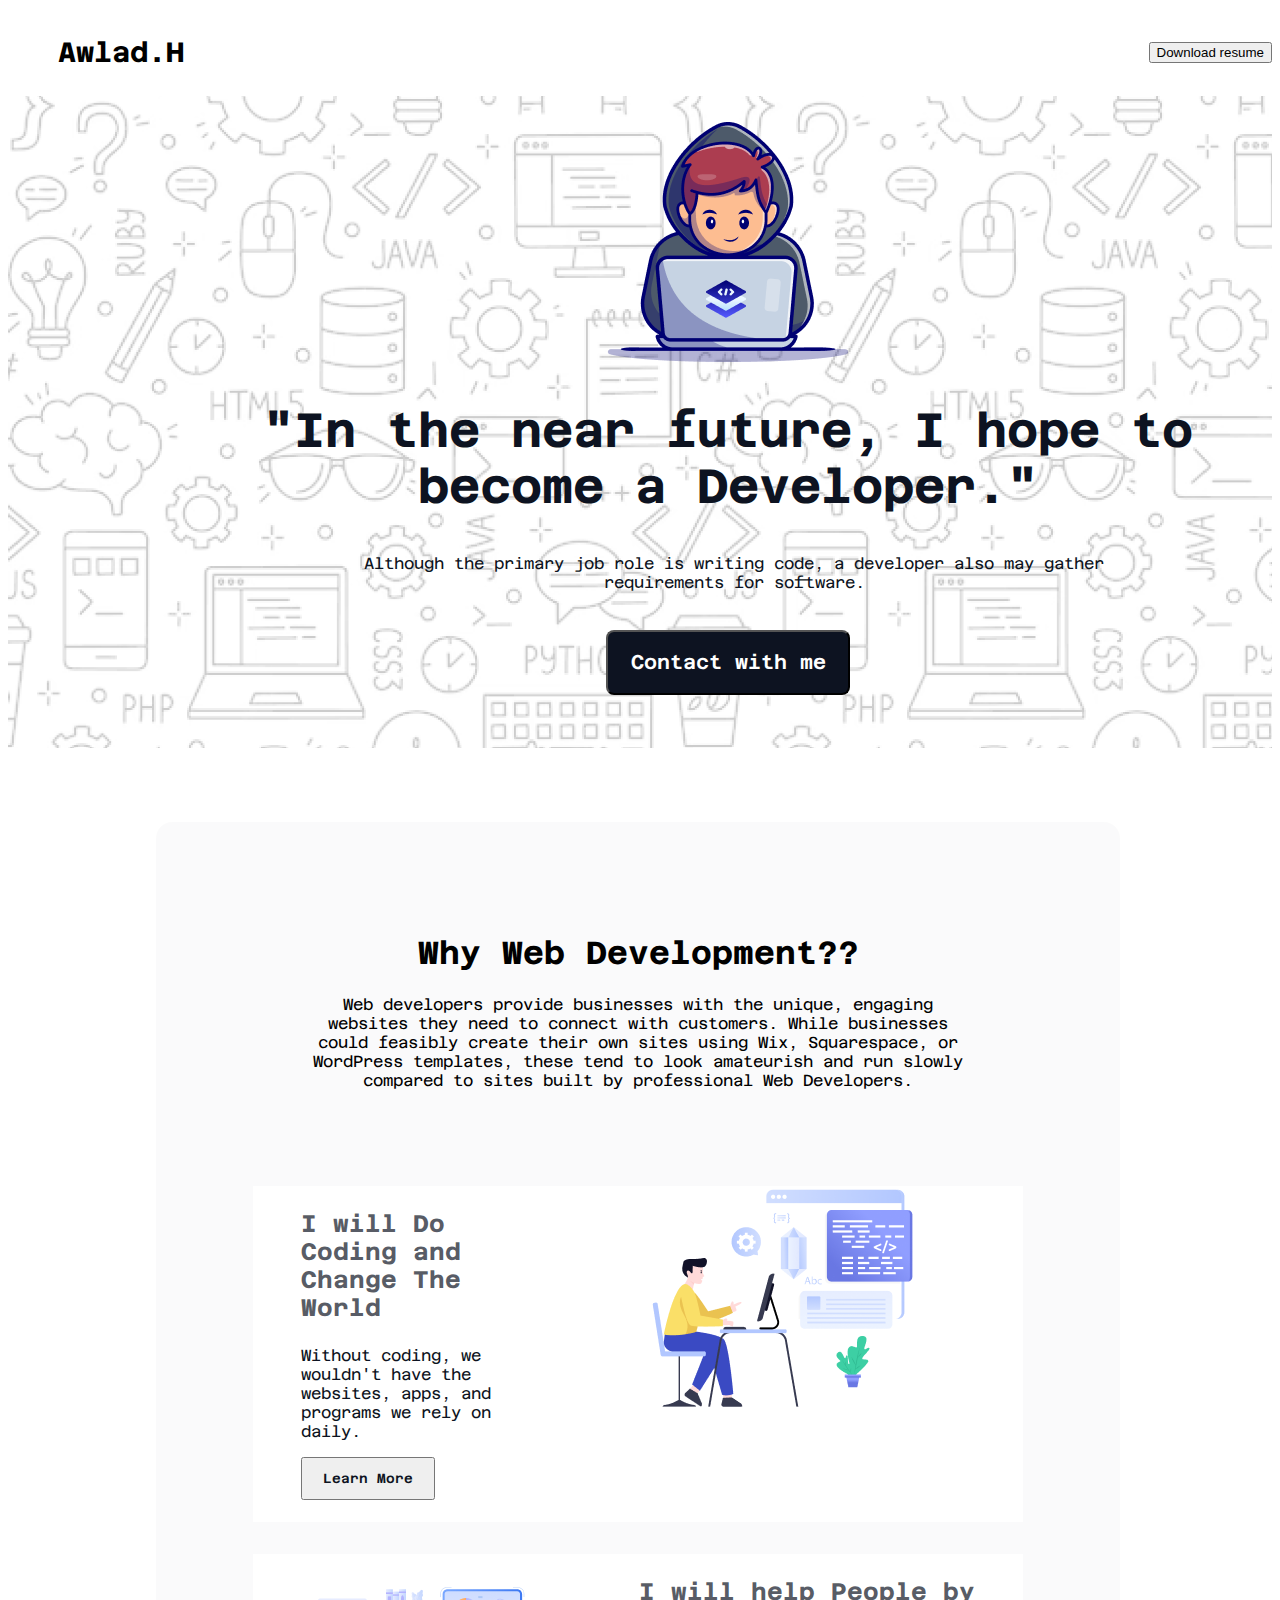
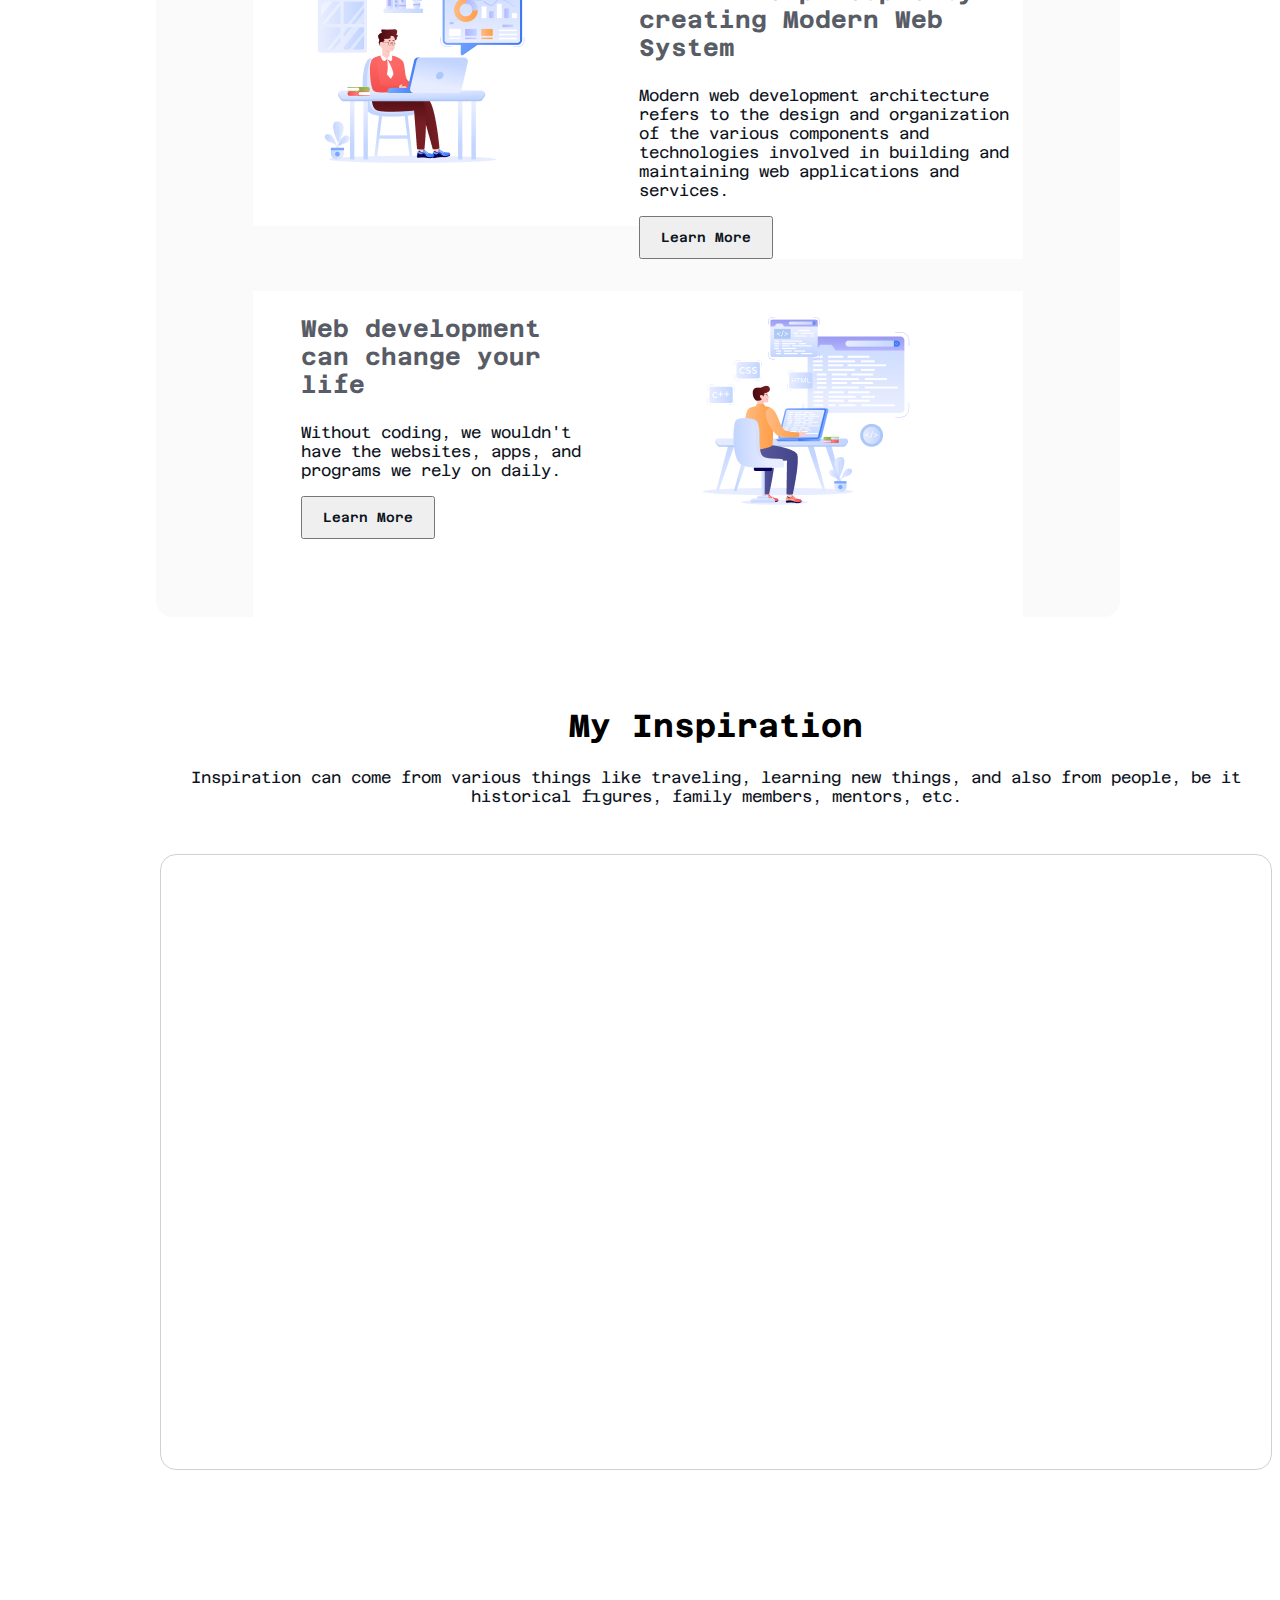
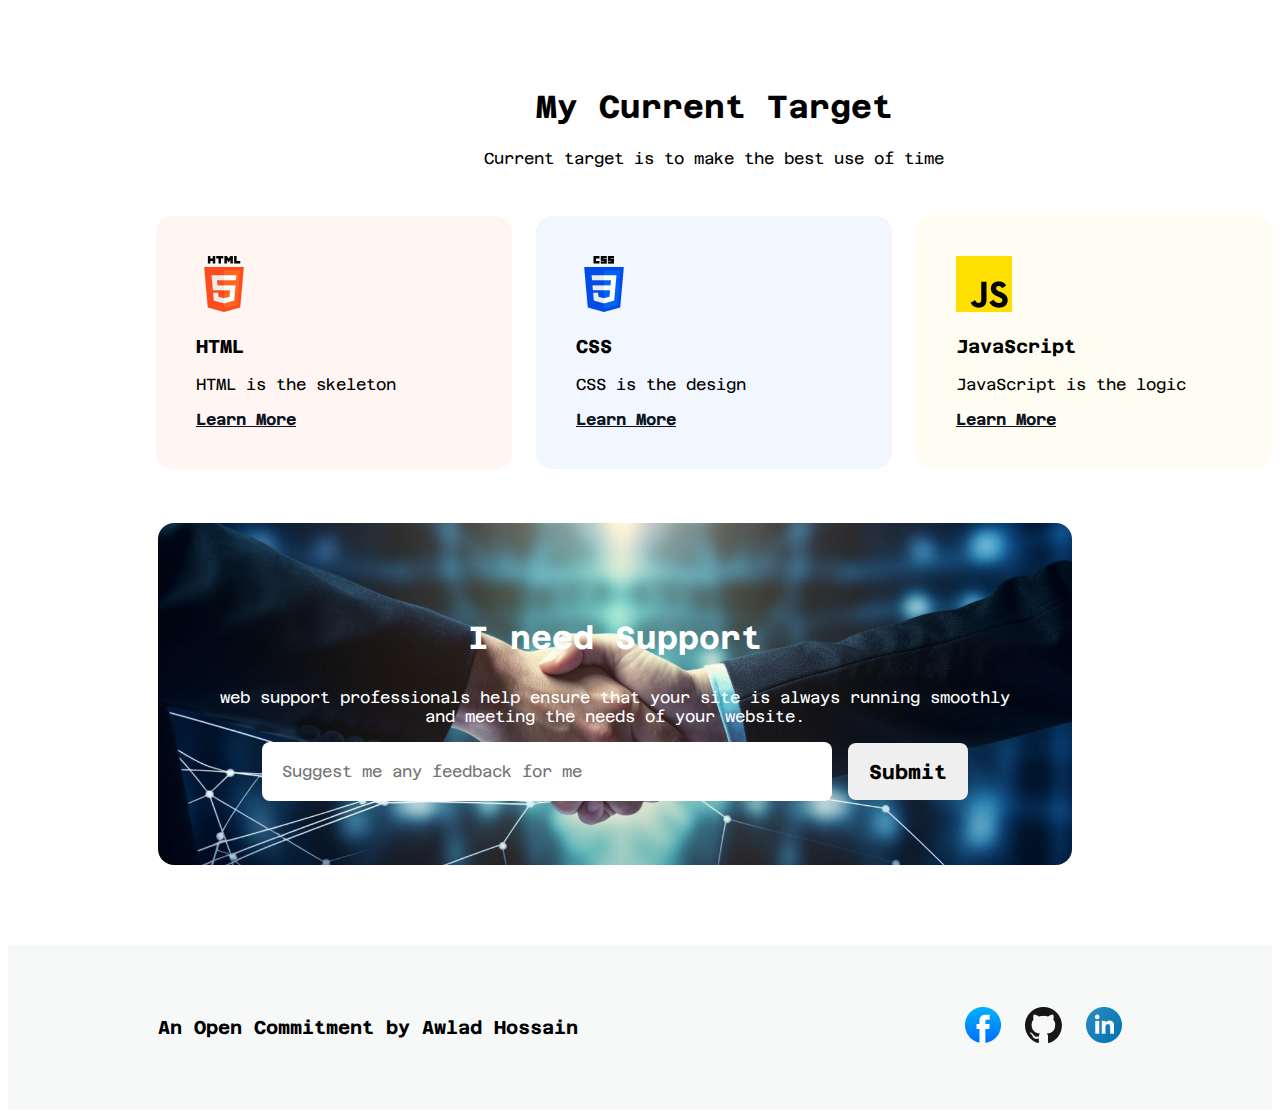
<file: index.html>
<!DOCTYPE html>
<html lang="en">
<head>
    <meta charset="UTF-8">
    <meta name="viewport" content="width=device-width, initial-scale=1.0">
    <title>Assignment 1</title>
    <link rel="preconnect" href="https://fonts.googleapis.com">
    <link rel="preconnect" href="https://fonts.gstatic.com" crossorigin>
    <link href="https://fonts.googleapis.com/css2?family=Azeret+Mono:ital,wght@0,100..900;1,100..900&family=Open+Sans:ital,wght@0,300..800;1,300..800&display=swap" rel="stylesheet">    
    <link rel="stylesheet" href="styles/style.css">
</head>
<body>
    <header>
        <nav>
            <h3>Awlad.H</h3>
            <a href=""><button>Download resume</button></a>
        </nav>
    </header>


    <main>
        <section class="bg-image">
            <div>
                <div class="pro-image">
                    <img  src="assets/Group.png" alt="">
                   </div>
                        
                    
                    <div class="content-inside-banner">
                        <h2 class="extra-bold">"In the near future, I hope to become a Developer."</h2>
                    </div>
    
                    <div class="banner-paragraph">
                        <p >Although the primary job role is writing code, a developer also may gather requirements for software.</p>
                    </div>
                    <div>
                        <nav>
                            <a href="#footer"><button class="contact-btn">Contact with me</button></a> 
                        </nav>

                    </div> 
            </div>
          
                       
        </section>
        
        <!--  why web development-->
          <section class="section2">
            <div class=" section-with-image">
            <div class="why-web">
                <div>
                    <h3 class="why-web-head">Why Web Development??</h3>
                    <p class="why-web-paragraph">Web developers provide businesses with the unique, engaging websites they need to connect with customers. While businesses could feasibly create their own sites using Wix, Squarespace, or WordPress templates, these tend to look amateurish and run slowly compared to sites built by professional Web Developers.</p>
    
                </div>
           </div>
            
                <div class="section-with-image1">
                    <div class="div-1">
                        <h3 class="div-heading">I will Do Coding and Change The World</h3>
                        <p class="div-paragraph">Without coding, we wouldn't have the websites, apps, and programs we rely on daily.</p>
                        <a href="https://www.w3schools.com" target="_blank"><button class="learn-more-btn">Learn More</button></a>
                    </div>
                    <div class="img-1">
                        <img class="img-1" src="assets/Layer_1.png" alt="">  
                    </div>
                    
               
            </div>
            <div class="section-with-image1">
                <div class="">
                    <img class="div-1" src="assets/Group 3.png" alt="">
                </div>
                
                <div class="img-1">
                    <h3 class="div-heading">I will help People by creating Modern Web System</h3>
                    <p class="div-paragraph">Modern web development architecture refers to the design and organization of the various components and technologies involved in building and maintaining web applications and services.</p>
                    <a href="https://www.w3schools.com" target="_blank"><button class="learn-more-btn">Learn More</button></a>
                </div>
                
            </div>
            <div class="section-with-image2">
                <div class="div-2">
                    <h3 class="div-heading">Web development can change your life</h3>
                    <p class="div-paragraph">Without coding, we wouldn't have the websites, apps, and programs we rely on daily.</p>
                    <a href="https://www.w3schools.com" target="_blank"><button class="learn-more-btn">Learn More</button></a>
                </div>
                <div class="img-1">
                    <img class="img-1" src="assets/Group 4.png" alt="">
                </div>
                
            </div>
            </div>
           
          </section>

          <!-- My inspiration -->

          <section class="section-3">
            <h3 class="why-web-head">My Inspiration</h3>
            <p class="div-paragraph">Inspiration can come from various things like traveling, learning new things, and also from people, be it historical figures, family members, mentors, etc.</p>
            <div class="video">
            <iframe class="the-video" width="1076" height="550" src="https://www.youtube.com/embed/D5brNz3UIcw?si=b-FDGKR4XK0Aqfck" title="YouTube video player" frameborder="0" allow="accelerometer; autoplay; clipboard-write; encrypted-media; gyroscope; picture-in-picture; web-share" referrerpolicy="strict-origin-when-cross-origin" allowfullscreen></iframe>

            </div>
            
          </section>

          <!-- current target -->
           <section class="section-4">
                   <div>
                    <h3 class="why-web-head">My Current Target</h3>
                    <p class="why-web-paragraph">Current target is to make the best use of time</p>
                   </div>
                   <div class="divs-html-css">
                    <div class="html">
                        <img src="assets/html.png" alt="">
                        <h3 class="html-css-js">HTML</h3>
                        <p>HTML is the skeleton</p>
                        <a class="link" href="https://www.w3schools.com" target="_blank">Learn More</a>
                    </div>
                    <div class="css">
                        <img src="assets/css.png
                        " alt="">
                        <h3 class="html-css-js">CSS</h3>
                        <p>CSS is the design</p>
                        <a class="link" href="https://www.w3schools.com" target="_blank">Learn More</a>
                    </div>
                    <div class="javascript"> 
                        <img src="assets/js.png" alt="">
                        <h3 class="html-css-js">JavaScript</h3>
                        <p>JavaScript is the logic</p>
                        <a class="link" href="https://www.w3schools.com" target="_blank">Learn More</a>
                    </div>
                   </div>
                  
           </section>

         <section>
            <div class="section-5">
                <h3 class="support-header">I need Support</h3>
                <p class="support-paragraph" > web support professionals help ensure that your site is always running smoothly and meeting the needs of your website.</p>
                 <form class="form-class" action="">
                    <input class="text" type="text" placeholder="Suggest me any feedback for me">
                    <input class="submit-btn" type="submit" name="" id="">
                 </form>
            </div>
         </section>
        
    </main>
    <footer id="footer">
        <section class="last-section">
            <div >
                <h3>An Open Commitment by Awlad Hossain</h3>
                
            </div>
            <div>
                <ul>
                    <li><a href="https://www.facebook.com" target="_blank"><img src="assets/facebook.png" alt=""></a></li>
                    <li><a href="https://github.com" target="_blank"><img src="assets/github.png" alt=""></a></li>
                    <li><a href="https://www.linkedin.com" target="_blank"><img src="assets/linkedin-icon 1.png" alt=""></a></li>
                </ul>
            </div>
        </section>
       
    </footer>
</body>
</html>
</file>
<file: styles/style.css>
.azeret-mono-normal {
  font-family: "Azeret Mono", monospace;
  font-optical-sizing: auto;
  font-style: normal;



}


  /*  nav */
  nav h3{
    font-weight: bolder;
    font-size: 28px;
    margin-top: 28px;
    margin-left: 50px;
    font-family: "Azeret Mono", monospace;
  }
  nav{
    display: flex;
    align-items: center;
    justify-content: space-between;
    font-family: "Azeret Mono", monospace;
  }


.bg-image{
    
background-image: url('../assets/Hero-bg.png');
background-size: cover;
height: 652px;
left: 0;
right: 0;
top: 131px;


}

.pro-image{
  max-height: 240px;
   padding-top: 26px;
   margin-left:599px ;
   margin-right: 599px;
   align-items: center;

}

.content-inside-banner{
   
  max-width: 998px;
  max-height: 309px;
  text-align: center;
  margin-left: 221px;
  font-family: "Azeret Mono", monospace;
  
   
}
.contact-btn{

width: 244px;
height: 65px;
border-radius: 8px;
background-color: rgb(13, 19, 33);
color: rgb(255, 255, 255);
font-weight: 600;
font-size: 20px;
margin-left: 598px;
margin-top: 22px;
margin-bottom:55px;
font-family: "Azeret Mono", monospace;
}


/* font style */
.extra-bold{
    font-weight:bolder;
    font-size: 48px;
    color:#0D1321;
    max-width: 998px;
    max-height: 136px;
    font-family: "Azeret Mono", monospace;
}
.banner-paragraph{
    max-width: 752px;
    margin-left: 350px;
    font-size: 16px;
    color:rgb(13, 19, 33);
    text-align: center;
    font-family: "Azeret Mono", monospace;

    
}

.section2{
  max-width: 1140px;
  max-height: 1395px;
  margin: 74px 152px 90px 148px;
  background-color: rgba(13, 19, 33, 0.02);
  border-radius: 16px;
  font-family: "Azeret Mono", monospace;
}

.why-web{
  font-family: "Azeret Mono", monospace;
  text-align: center;
  padding-top: 80px;
  padding-left: 144px;
  padding-right: 144px;
  padding-bottom: 48px
  
}

.why-web-head{
  font-weight: bolder;
  font-size: 32px;
  text-align: center;
  margin-bottom: 24px;
  font-family: "Azeret Mono", monospace;
}
.why-web-paragraph{
  text-align: center;
  font-size: 16px;
  margin-bottom: 48px;
  font-family: "Azeret Mono", monospace;
}
.section-with-image{
    margin-bottom: 128px;
   

}

.section-with-image1{
  display: flex;
  margin-bottom: 32px;
  max-height: 336px;
  font-family: "Azeret Mono", monospace;
  
}

.section-with-image2{
  display: flex;
  margin-bottom: 32px;
  max-height: 336px;
  font-family: "Azeret Mono", monospace;
  padding-bottom: 80px;

  
}


.div-1{
  background-color: #FFFFFF;
  margin-left: 97px;
  padding-right: 98px;
  padding-left: 48px;
  padding-bottom: 32px;
  font-family: "Azeret Mono", monospace;
 
  
  
}

.div-2{
  background-color: #FFFFFF;
  margin-left: 97px;
  padding-right: 98px;
  padding-left: 48px;
  padding-bottom: 80px;
  font-family: "Azeret Mono", monospace;
}

.max-width-height{
  max-width: 477px;
  font-family: "Azeret Mono", monospace;
}

.div-heading{
  font-size: 24px;
  font-weight: bold;
  color: rgba(13, 19, 33, 0.7);
  font-family: "Azeret Mono", monospace;
}
.div-paragraph{
  color: rgba(13, 19, 33, 1);
  font-size: 16px;
  font-family: "Azeret Mono", monospace;
}
.img-1{
  align-items: center;
  background-color: #FFFFFF;
  margin-right: 97px;
  font-family: "Azeret Mono", monospace;
}
.margin-bottom{
  padding-bottom: 128px;
  font-family: "Azeret Mono", monospace;
}

.learn-more-btn{
  max-width: 171px;
  max-height: 47px;
  font-weight: 600;
  font-size: 20;
  color: #0D1321;
  padding:12px 20px;
  font-family: "Azeret Mono", monospace;
}


/* section 3 */
.section-3{
  max-width: 1140px;
  max-height: 775px;
  text-align: center;
  margin-left: 152px;
  
  font-family: "Azeret Mono", monospace;
  
}

.video{
  margin-top:48px;
  display: flex;
  flex-direction: column;
  justify-content:center;
  align-items: center;
  font-family: "Azeret Mono", monospace;
  border: 1px solid rgba(13, 19, 33, 0.2);
  padding: 32px;
  border-radius: 16px;
}

.the-video{
  border-radius: 16px ;
}

/* section 4 */
.section-4{
margin-top: 218px;
  max-width: 1140px;
  padding-left:148px;
  font-family: "Azeret Mono", monospace;
 
  
}

.divs-html-css{
  display: flex;
  gap: 24px;
  font-family: "Azeret Mono", monospace;

  
}
.html{
  background-color: rgba(255, 76, 30, 0.05);
  width: 364px;
  border-radius: 16px;
  padding: 40px ;
  font-family: "Azeret Mono", monospace;
}
.css{
  background-color: rgba(0, 76, 232, 0.05);
  width: 364px;
  border-radius: 16px;
  padding: 40px ;
  font-family: "Azeret Mono", monospace;
}
.javascript{
  background-color: rgba(255, 223, 0, 0.05);
  width: 364px;
  border-radius: 16px;
  padding: 40px ;
  font-family: "Azeret Mono", monospace;

}
.link{
  color: #0D1321;
  font-weight: bold;
  font-family: "Azeret Mono", monospace;
}
/* section 5 */

.section-5{
margin-top: 54px;
text-align: center;
max-width: 1140px;
padding: 64px 48px;
margin-left: 150px;
margin-right: 200px;
background-image: url('../assets/handshake.jpg');
background-position: center;
background-size:cover;
border-radius: 16px;
font-family: "Azeret Mono", monospace;




}
.form-class{
  display: flex;
  align-items: center;
  justify-content: center;
  gap: 16px;
  font-family: "Azeret Mono", monospace;
}
main input[type="text"]{
  width: 100%;
  max-width: 548px;
  min-height: 57px;
  border-radius: 8px;
  border: none;
  font-size: 16px;
  color: rgba(13, 19, 33, 0.4);
  padding-left: 20px;
  font-family: "Azeret Mono", monospace;
 
}
main input[type="submit"]{
  width: 100%;
  max-width: 120px;
  min-height: 57px;
  border-radius: 8px;
  border: none;
  font-size: 20px;
  font-weight: 700;
  font-family: "Azeret Mono", monospace;
}
.support-header{
  font-weight:bold;
  font-size: 32px;
  font-family: "Azeret Mono", monospace;
  
  color: #FFFFFF;
}
.support-paragraph{
  font-size: 16px;
  color: #FFFFFF;
  font-family: "Azeret Mono", monospace;
}

.last-section{
  margin-top: 80px;
  display: flex;
  justify-content: space-between;
  background-color: rgba(13, 19, 33, 0.03);
  padding-left: 150px;
  padding-top: 32px;
  padding-bottom: 32px;
  align-items: center;
  max-height: 100px;
  font-family: "Azeret Mono", monospace;
}

div ul {
  display: flex;
  list-style: none;
  padding: 32px;
  gap: 24px;
  padding-right: 150px;
  font-family: "Azeret Mono", monospace;
}
</file>
